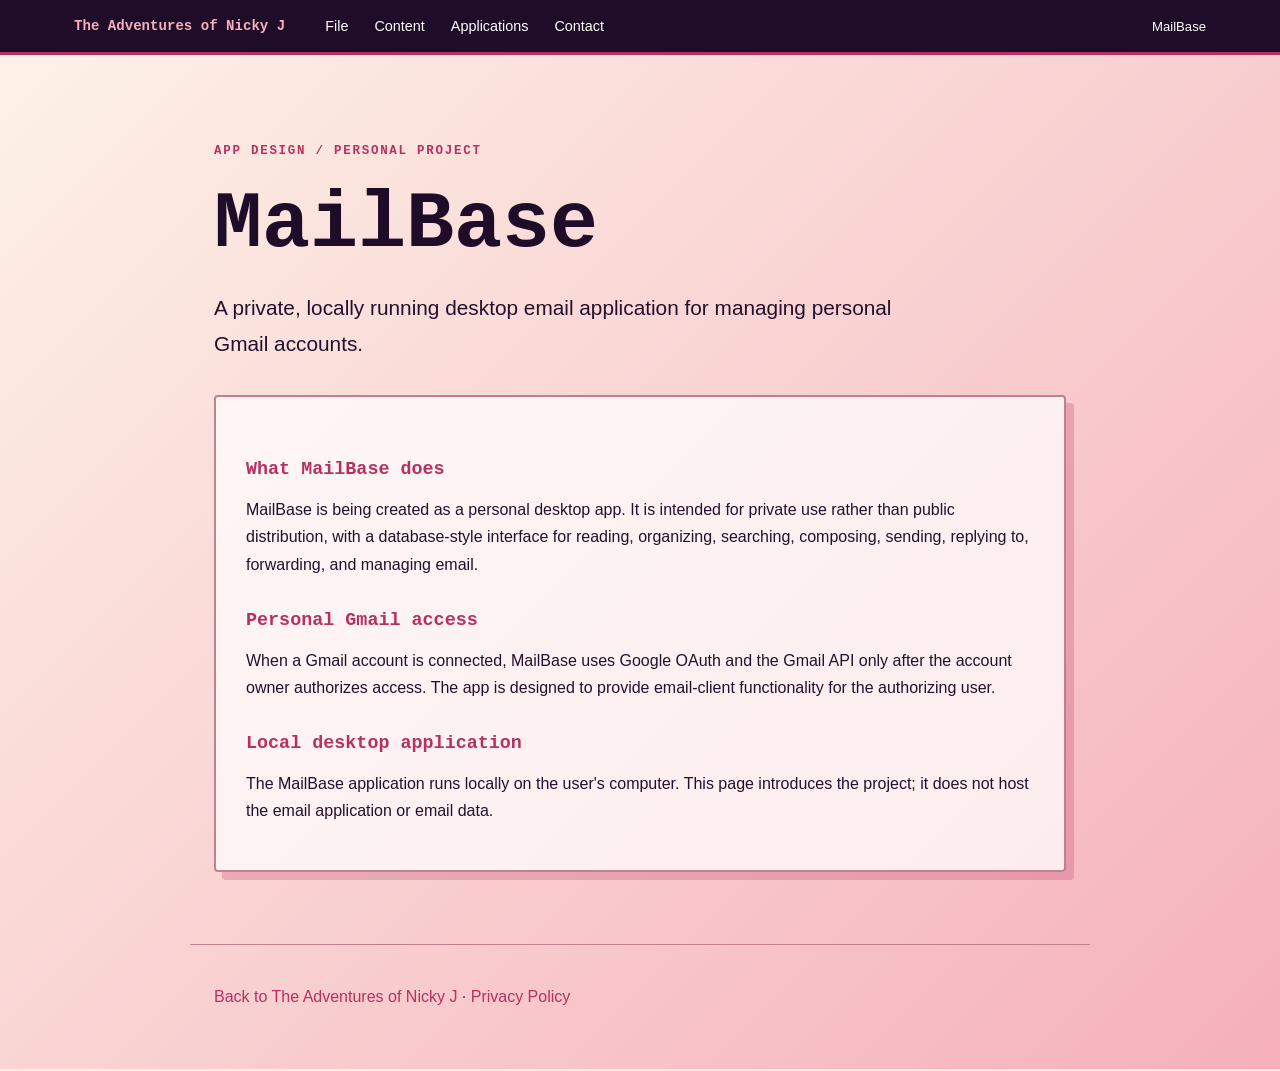
<file: mailbase-mini-site/index.html>
<!doctype html>
<html lang="en">
<head>
  <meta charset="utf-8">
  <meta name="viewport" content="width=device-width,initial-scale=1">
  <title>MailBase — Personal App</title>
  <link rel="stylesheet" href="style.css">
</head>
<body>
  <div class="page-shell">
    <header class="os-menubar">
      <nav class="os-nav" aria-label="Main navigation">
        <a class="brand" href="../index.html">The Adventures of Nicky J</a>
        <div class="menu-items">
          <details class="os-menu">
            <summary>File</summary>
            <div class="os-dropdown">
              <a href="../index.html">Back to main site</a>
              <a href="privacy.html">Privacy Policy</a>
            </div>
          </details>
          <details class="os-menu">
            <summary>Content</summary>
            <div class="os-dropdown">
              <a href="../index.html#galleries">Galleries</a>
            </div>
          </details>
          <details class="os-menu">
            <summary>Applications</summary>
            <div class="os-dropdown">
              <a href="index.html" aria-current="page">MailBase</a>
            </div>
          </details>
          <details class="os-menu">
            <summary>Contact</summary>
            <div class="os-dropdown">
              <a href="mailto:hello@adventuresofnickyj.com">Email</a>
            </div>
          </details>
        </div>
        <span class="page-status">MailBase</span>
      </nav>
    </header>

    <main>
      <p class="eyebrow">APP DESIGN / PERSONAL PROJECT</p>
      <h1>MailBase</h1>
      <p class="lead">A private, locally running desktop email application for managing personal Gmail accounts.</p>
      <div class="card">
        <h2>What MailBase does</h2>
        <p>MailBase is being created as a personal desktop app. It is intended for private use rather than public distribution, with a database-style interface for reading, organizing, searching, composing, sending, replying to, forwarding, and managing email.</p>
        <h2>Personal Gmail access</h2>
        <p>When a Gmail account is connected, MailBase uses Google OAuth and the Gmail API only after the account owner authorizes access. The app is designed to provide email-client functionality for the authorizing user.</p>
        <h2>Local desktop application</h2>
        <p>The MailBase application runs locally on the user's computer. This page introduces the project; it does not host the email application or email data.</p>
      </div>
    </main>

    <footer>
      <p><a href="../index.html">Back to The Adventures of Nicky J</a><span aria-hidden="true"> · </span><a href="privacy.html">Privacy Policy</a></p>
    </footer>
  </div>
</body>
</html>
</file>
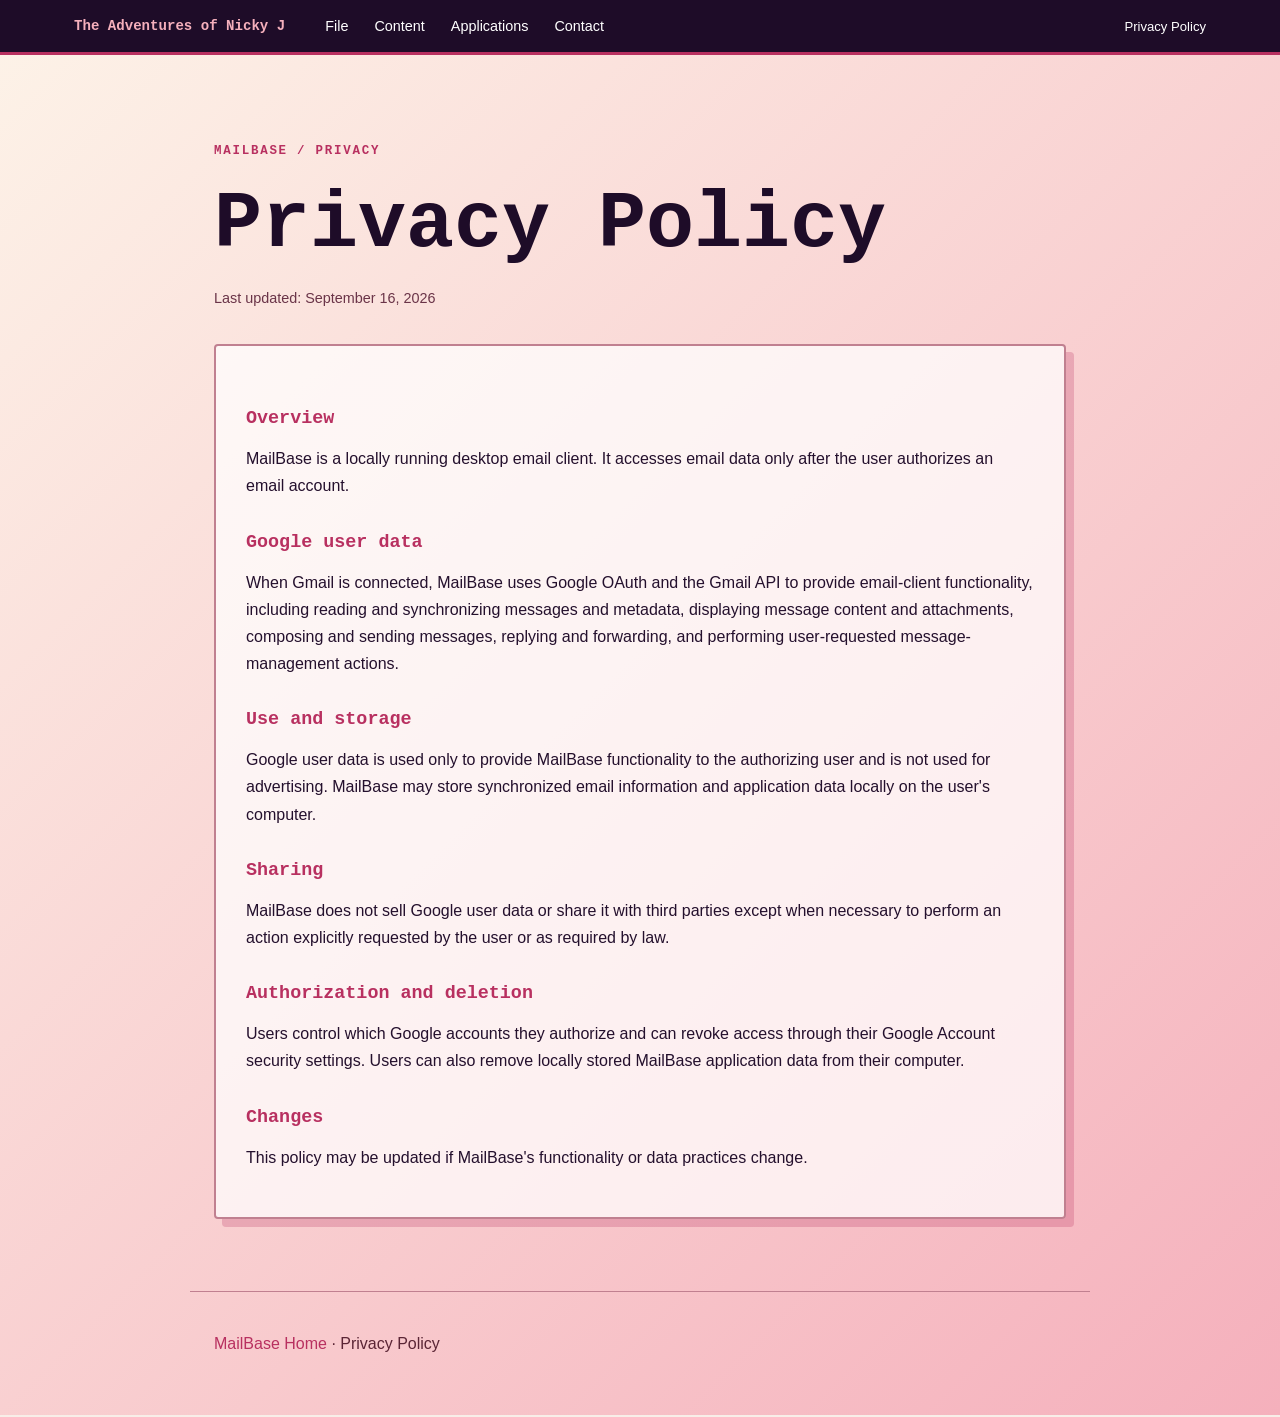
<file: mailbase-mini-site/privacy.html>
<!doctype html>
<html lang="en">
<head>
  <meta charset="utf-8">
  <meta name="viewport" content="width=device-width,initial-scale=1">
  <title>Privacy Policy — MailBase</title>
  <link rel="stylesheet" href="style.css">
</head>
<body>
  <div class="page-shell">
    <header class="os-menubar">
      <nav class="os-nav" aria-label="Main navigation">
        <a class="brand" href="../index.html">The Adventures of Nicky J</a>
        <div class="menu-items">
          <details class="os-menu">
            <summary>File</summary>
            <div class="os-dropdown">
              <a href="index.html">MailBase Home</a>
              <a href="privacy.html" aria-current="page">Privacy Policy</a>
            </div>
          </details>
          <details class="os-menu">
            <summary>Content</summary>
            <div class="os-dropdown">
              <a href="../index.html#galleries">Galleries</a>
            </div>
          </details>
          <details class="os-menu">
            <summary>Applications</summary>
            <div class="os-dropdown">
              <a href="index.html">MailBase</a>
            </div>
          </details>
          <details class="os-menu">
            <summary>Contact</summary>
            <div class="os-dropdown">
              <a href="mailto:hello@adventuresofnickyj.com">Email</a>
            </div>
          </details>
        </div>
        <span class="page-status">Privacy Policy</span>
      </nav>
    </header>

    <main>
      <p class="eyebrow">MAILBASE / PRIVACY</p>
      <h1>Privacy Policy</h1>
      <p class="policy-date">Last updated: September 16, 2026</p>
      <div class="card">
        <h2>Overview</h2>
        <p>MailBase is a locally running desktop email client. It accesses email data only after the user authorizes an email account.</p>
        <h2>Google user data</h2>
        <p>When Gmail is connected, MailBase uses Google OAuth and the Gmail API to provide email-client functionality, including reading and synchronizing messages and metadata, displaying message content and attachments, composing and sending messages, replying and forwarding, and performing user-requested message-management actions.</p>
        <h2>Use and storage</h2>
        <p>Google user data is used only to provide MailBase functionality to the authorizing user and is not used for advertising. MailBase may store synchronized email information and application data locally on the user's computer.</p>
        <h2>Sharing</h2>
        <p>MailBase does not sell Google user data or share it with third parties except when necessary to perform an action explicitly requested by the user or as required by law.</p>
        <h2>Authorization and deletion</h2>
        <p>Users control which Google accounts they authorize and can revoke access through their Google Account security settings. Users can also remove locally stored MailBase application data from their computer.</p>
        <h2>Changes</h2>
        <p>This policy may be updated if MailBase's functionality or data practices change.</p>
      </div>
    </main>

    <footer>
      <p><a href="index.html">MailBase Home</a><span aria-hidden="true"> · </span>Privacy Policy</p>
    </footer>
  </div>
</body>
</html>
</file>
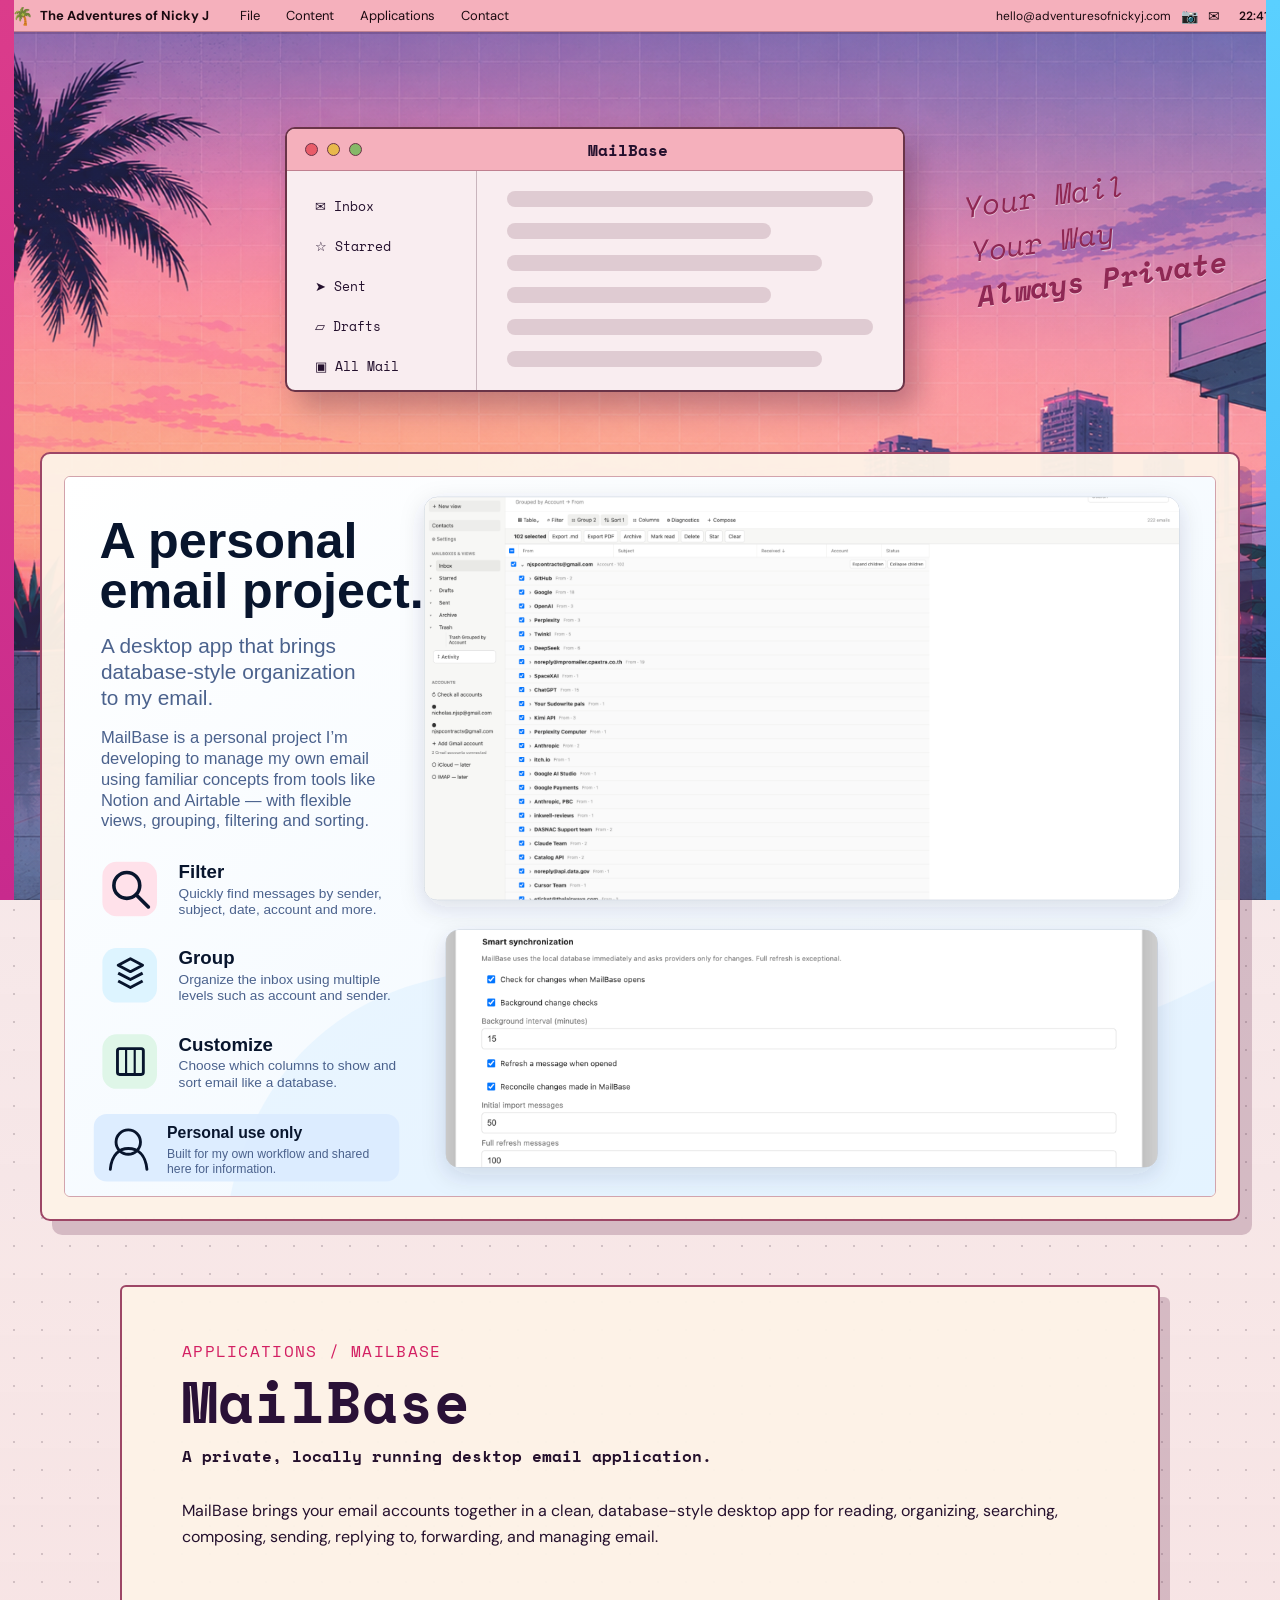
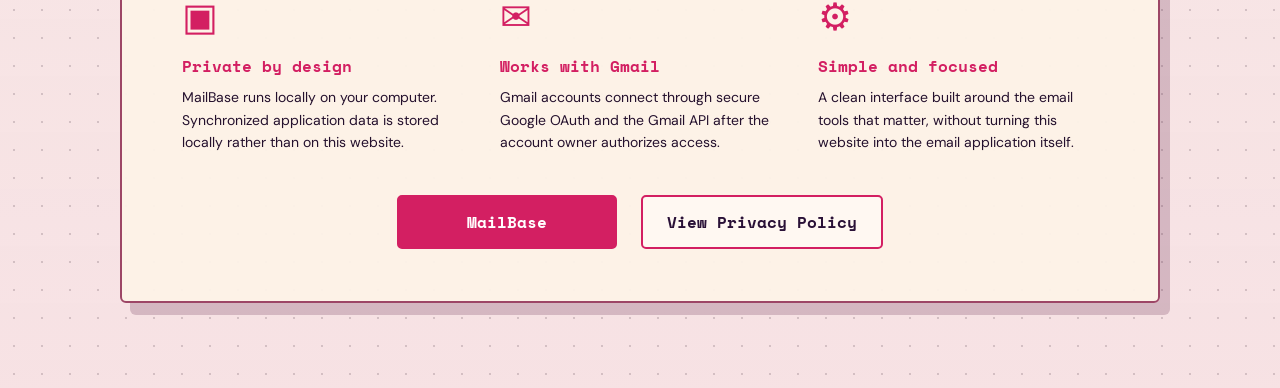
<file: pages/mailbase.html>
<!DOCTYPE html>
<html lang="en">
<head>
  <meta charset="UTF-8">
  <meta name="viewport" content="width=1600">
  <title>MailBase — The Adventures of Nicky J</title>
  <link rel="preconnect" href="https://fonts.googleapis.com">
  <link rel="preconnect" href="https://fonts.gstatic.com" crossorigin>
  <link href="https://fonts.googleapis.com/css2?family=Space+Mono:wght@400;700&family=DM+Sans:ital,wght@0,300;0,400;0,500;1,300&display=swap" rel="stylesheet">
  <link rel="stylesheet" href="../shared/menu.css">
  <link rel="stylesheet" href="../shared/mailbase-pages.css">
</head>
<body>
  <div class="viewport-rails" aria-hidden="true">
    <span class="viewport-rail viewport-rail-left"></span>
    <span class="viewport-rail viewport-rail-right"></span>
  </div>

  <div class="site-shell">
    <main class="mailbase-stage">
<div class="menubar" id="menubar">
  <a class="menubar-brand" href="../index.html">
    <span style="font-size:17px;">🌴</span>
    <span>The Adventures of Nicky J</span>
  </a>

  <div class="nav-menus">
    <div class="nav-menu" data-menu="file">
      <div class="nav-menu-trigger">File</div>
      <div class="nav-menu-dropdown">
        <div class="dropdown-item" data-href="../index.html" data-link-id="about">About</div>
        <div class="dropdown-item" data-href="../index.html#galleries" data-link-id="projects">Galleries</div>
        <div class="dropdown-item" data-href="privacy.html" data-link-id="privacy">Privacy Policy</div>
        <div class="dropdown-item inactive" data-link-id="shop">Shop</div>
      </div>
    </div>

    <div class="nav-menu" data-menu="content">
      <div class="nav-menu-trigger">Content</div>
      <div class="nav-menu-dropdown">
        <div class="dropdown-item" data-href="../index.html?gallery=street" data-gallery="street" data-link-id="street">Street</div>
        <div class="dropdown-item" data-href="../index.html?gallery=wedding" data-gallery="wedding" data-link-id="weddings">Weddings</div>
        <div class="dropdown-item" data-href="../index.html?gallery=portrait" data-gallery="portrait" data-link-id="portraits">Portraits</div>
        <div class="dropdown-item" data-href="../index.html?gallery=landscape" data-gallery="landscape" data-link-id="landscape">Landscape</div>
        <div class="dropdown-item" data-href="../index.html?gallery=liminal" data-gallery="liminal" data-link-id="liminal">Liminal Spaces</div>
        <div class="dropdown-item inactive" data-link-id="videos">Videos</div>
        <div class="dropdown-item inactive" data-link-id="graphic-design">Graphic Design</div>
        <div class="dropdown-item inactive" data-link-id="websites">Websites</div>
      </div>
    </div>

    <div class="nav-menu" data-menu="applications">
      <div class="nav-menu-trigger">Applications</div>
      <div class="nav-menu-dropdown">
        <div class="dropdown-item" data-href="mailbase.html" data-link-id="mailbase">MailBase</div>
      </div>
    </div>

    <div class="nav-menu" data-menu="contact">
      <div class="nav-menu-trigger">Contact</div>
      <div class="nav-menu-dropdown">
        <div class="dropdown-item" data-action="instagram" data-link-id="instagram">Instagram</div>
        <div class="dropdown-item" data-action="email" data-link-id="email">Email</div>
        <div class="dropdown-item inactive" data-link-id="blog">Blog</div>
      </div>
    </div>
  </div>

  <div class="menubar-right">
    <a href="mailto:hello@adventuresofnickyj.com">hello@adventuresofnickyj.com</a>
    <span style="font-size:14px;" title="Instagram">📷</span>
    <span style="font-size:14px;" title="Email">✉</span>
    <span class="menubar-time" id="clock">17:00</span>
  </div>
</div>


      <section class="mailbase-hero" aria-labelledby="mailbase-title">
        <div class="mail-window" aria-hidden="true">
          <div class="window-titlebar"><span class="traffic red"></span><span class="traffic yellow"></span><span class="traffic green"></span><strong>MailBase</strong></div>
          <div class="window-body"><aside><span>✉ Inbox</span><span>☆ Starred</span><span>➤ Sent</span><span>▱ Drafts</span><span>▣ All Mail</span></aside><div class="message-list"><i></i><i></i><i></i><i></i><i></i><i></i></div></div>
        </div>
        <div class="hero-note">Your Mail<br>Your Way<br><strong>Always Private</strong></div>
      </section>


      <section class="mockup-section" aria-label="MailBase application overview">
        <figure class="mockup-panel">
          <img
            class="mailbase-mockup-image"
            src="../images/ui/desktop/mailbase-mock-up.svg"
            alt="MailBase personal email application overview"
          >
        </figure>
      </section>

      <section class="content-card home-card">
        <p class="eyebrow">APPLICATIONS / MAILBASE</p>
        <h1 id="mailbase-title">MailBase</h1>
        <p class="lead">A private, locally running desktop email application.</p>
        <p>MailBase brings your email accounts together in a clean, database-style desktop app for reading, organizing, searching, composing, sending, replying to, forwarding, and managing email.</p>

        <div class="feature-grid">
          <div><div class="feature-icon">▣</div><h2>Private by design</h2><p>MailBase runs locally on your computer. Synchronized application data is stored locally rather than on this website.</p></div>
          <div><div class="feature-icon">✉</div><h2>Works with Gmail</h2><p>Gmail accounts connect through secure Google OAuth and the Gmail API after the account owner authorizes access.</p></div>
          <div><div class="feature-icon">⚙</div><h2>Simple and focused</h2><p>A clean interface built around the email tools that matter, without turning this website into the email application itself.</p></div>
        </div>

        <div class="button-row"><a class="primary-button" href="#mailbase-title">MailBase</a><a class="secondary-button" href="privacy.html">View Privacy Policy</a></div>
      </section>
    </main>
  </div>
  <script src="../shared/menu.js"></script>
</body>
</html>
</file>
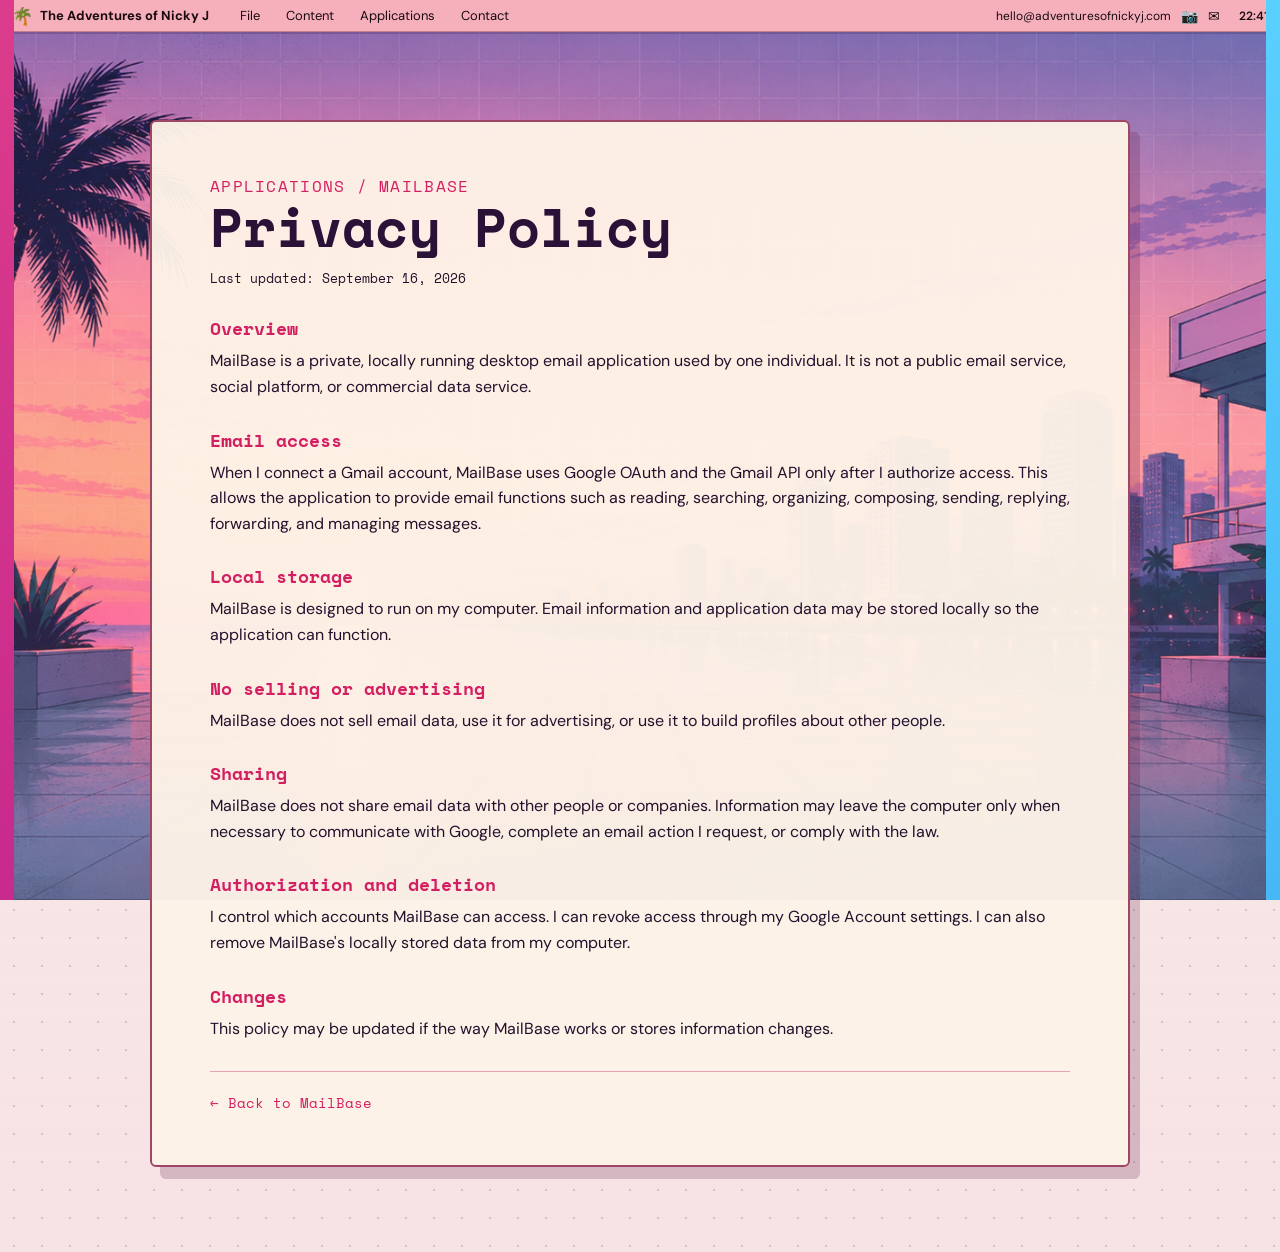
<file: pages/privacy.html>
<!DOCTYPE html>
<html lang="en">
<head>
  <meta charset="UTF-8">
  <meta name="viewport" content="width=1600">
  <title>Privacy Policy — MailBase</title>
  <link rel="preconnect" href="https://fonts.googleapis.com">
  <link rel="preconnect" href="https://fonts.gstatic.com" crossorigin>
  <link href="https://fonts.googleapis.com/css2?family=Space+Mono:wght@400;700&family=DM+Sans:ital,wght@0,300;0,400;0,500;1,300&display=swap" rel="stylesheet">
  <link rel="stylesheet" href="../shared/menu.css">
  <link rel="stylesheet" href="../shared/mailbase-pages.css">
</head>
<body>
  <div class="viewport-rails" aria-hidden="true"><span class="viewport-rail viewport-rail-left"></span><span class="viewport-rail viewport-rail-right"></span></div>
  <div class="site-shell">
    <main class="mailbase-stage privacy-stage">
<div class="menubar" id="menubar">
  <a class="menubar-brand" href="../index.html">
    <span style="font-size:17px;">🌴</span>
    <span>The Adventures of Nicky J</span>
  </a>

  <div class="nav-menus">
    <div class="nav-menu" data-menu="file">
      <div class="nav-menu-trigger">File</div>
      <div class="nav-menu-dropdown">
        <div class="dropdown-item" data-href="../index.html" data-link-id="about">About</div>
        <div class="dropdown-item" data-href="../index.html#galleries" data-link-id="projects">Galleries</div>
        <div class="dropdown-item" data-href="privacy.html" data-link-id="privacy">Privacy Policy</div>
        <div class="dropdown-item inactive" data-link-id="shop">Shop</div>
      </div>
    </div>

    <div class="nav-menu" data-menu="content">
      <div class="nav-menu-trigger">Content</div>
      <div class="nav-menu-dropdown">
        <div class="dropdown-item" data-href="../index.html?gallery=street" data-gallery="street" data-link-id="street">Street</div>
        <div class="dropdown-item" data-href="../index.html?gallery=wedding" data-gallery="wedding" data-link-id="weddings">Weddings</div>
        <div class="dropdown-item" data-href="../index.html?gallery=portrait" data-gallery="portrait" data-link-id="portraits">Portraits</div>
        <div class="dropdown-item" data-href="../index.html?gallery=landscape" data-gallery="landscape" data-link-id="landscape">Landscape</div>
        <div class="dropdown-item" data-href="../index.html?gallery=liminal" data-gallery="liminal" data-link-id="liminal">Liminal Spaces</div>
        <div class="dropdown-item inactive" data-link-id="videos">Videos</div>
        <div class="dropdown-item inactive" data-link-id="graphic-design">Graphic Design</div>
        <div class="dropdown-item inactive" data-link-id="websites">Websites</div>
      </div>
    </div>

    <div class="nav-menu" data-menu="applications">
      <div class="nav-menu-trigger">Applications</div>
      <div class="nav-menu-dropdown">
        <div class="dropdown-item" data-href="mailbase.html" data-link-id="mailbase">MailBase</div>
      </div>
    </div>

    <div class="nav-menu" data-menu="contact">
      <div class="nav-menu-trigger">Contact</div>
      <div class="nav-menu-dropdown">
        <div class="dropdown-item" data-action="instagram" data-link-id="instagram">Instagram</div>
        <div class="dropdown-item" data-action="email" data-link-id="email">Email</div>
        <div class="dropdown-item inactive" data-link-id="blog">Blog</div>
      </div>
    </div>
  </div>

  <div class="menubar-right">
    <a href="mailto:hello@adventuresofnickyj.com">hello@adventuresofnickyj.com</a>
    <span style="font-size:14px;" title="Instagram">📷</span>
    <span style="font-size:14px;" title="Email">✉</span>
    <span class="menubar-time" id="clock">17:00</span>
  </div>
</div>


      <section class="content-card privacy-card">
        <p class="eyebrow">APPLICATIONS / MAILBASE</p>
        <h1>Privacy Policy</h1>
        <p class="policy-date">Last updated: September 16, 2026</p>

        <h2>Overview</h2>
        <p>MailBase is a private, locally running desktop email application used by one individual. It is not a public email service, social platform, or commercial data service.</p>

        <h2>Email access</h2>
        <p>When I connect a Gmail account, MailBase uses Google OAuth and the Gmail API only after I authorize access. This allows the application to provide email functions such as reading, searching, organizing, composing, sending, replying, forwarding, and managing messages.</p>

        <h2>Local storage</h2>
        <p>MailBase is designed to run on my computer. Email information and application data may be stored locally so the application can function.</p>

        <h2>No selling or advertising</h2>
        <p>MailBase does not sell email data, use it for advertising, or use it to build profiles about other people.</p>

        <h2>Sharing</h2>
        <p>MailBase does not share email data with other people or companies. Information may leave the computer only when necessary to communicate with Google, complete an email action I request, or comply with the law.</p>

        <h2>Authorization and deletion</h2>
        <p>I control which accounts MailBase can access. I can revoke access through my Google Account settings. I can also remove MailBase's locally stored data from my computer.</p>

        <h2>Changes</h2>
        <p>This policy may be updated if the way MailBase works or stores information changes.</p>

        <div class="privacy-footer"><a href="mailbase.html">← Back to MailBase</a></div>
      </section>
    </main>
  </div>
  <script src="../shared/menu.js"></script>
</body>
</html>
</file>
<file: mailbase-mini-site/style.css>
*{box-sizing:border-box}
:root{--ink:#24102d;--plum:#1e0c28;--pink:#f5b0bc;--hot-pink:#b83060;--cream:#fdf3e8;--line:#c08090}
body{margin:0;color:var(--ink);background:#f8eee8;font-family:"DM Sans",-apple-system,BlinkMacSystemFont,"Segoe UI",sans-serif}
.page-shell{min-height:100vh;max-width:1600px;margin:0 auto;background:linear-gradient(135deg,#fdf3e8 0%,#f5b0bc 100%);box-shadow:0 0 30px rgba(30,12,40,.16)}
.os-menubar{background:var(--plum);border-bottom:3px solid var(--hot-pink);color:#fff}
.os-nav{max-width:1180px;margin:0 auto;padding:0 24px;height:52px;display:flex;align-items:center;gap:28px}
.brand{font-family:"Space Mono",monospace;font-size:.88rem;font-weight:700;color:var(--pink);text-decoration:none;white-space:nowrap}
.menu-items{display:flex;align-items:stretch;gap:2px;height:100%}
.os-menu{position:relative;height:100%}
.os-menu summary{height:100%;padding:0 12px;display:flex;align-items:center;list-style:none;color:#fff;font-size:.9rem;cursor:pointer;user-select:none}
.os-menu summary::-webkit-details-marker{display:none}
.os-menu[open] summary,.os-menu summary:hover{background:rgba(245,176,188,.18)}
.os-dropdown{position:absolute;top:49px;left:0;min-width:190px;padding:5px 0;background:var(--pink);border:1px solid var(--line);box-shadow:4px 4px 0 rgba(30,12,40,.28);z-index:10}
.os-dropdown a{display:block;margin:0;padding:9px 16px;color:var(--ink);font-size:.86rem;font-weight:500;text-decoration:none;white-space:nowrap}
.os-dropdown a:hover{background:var(--hot-pink);color:#fff}
.top-level-link{height:100%;padding:0 12px;display:flex;align-items:center;color:#fff;text-decoration:none;font-size:.9rem;white-space:nowrap}
.top-level-link:hover{background:rgba(245,176,188,.18);text-decoration:none}
.page-status{margin-left:auto;color:#fff;font-size:.82rem;white-space:nowrap}
main,footer{max-width:900px;margin:0 auto;padding-left:24px;padding-right:24px}
main{padding-top:74px;padding-bottom:72px}
.eyebrow{color:var(--hot-pink);font-family:"Space Mono",monospace;font-size:.78rem;letter-spacing:.14em;font-weight:700}
h1{margin:.2em 0;font-family:"Space Mono",monospace;font-size:clamp(2.5rem,7vw,5rem);color:var(--plum)}
h2{margin-top:32px;color:var(--hot-pink);font-family:"Space Mono",monospace;font-size:1.15rem}
p{line-height:1.7}.lead{font-size:1.3rem;max-width:680px}.policy-date{color:#6a3448;font-size:.9rem}
.card{background:rgba(255,255,255,.72);border:2px solid var(--line);border-radius:4px;padding:30px;margin-top:34px;box-shadow:8px 8px 0 rgba(184,48,96,.25)}
footer{border-top:1px solid var(--line);color:#5a2535;padding-top:22px;padding-bottom:42px}footer a{color:var(--hot-pink);text-decoration:none;font-weight:500}footer a:hover{text-decoration:underline}
@media (max-width:640px){.os-nav{height:auto;min-height:52px;padding-top:12px;padding-bottom:12px;align-items:flex-start;flex-wrap:wrap;gap:8px 16px}.menu-items{height:38px;order:3;width:100%}.os-menu summary,.top-level-link{padding:0 8px}.page-status{margin-left:auto}.os-dropdown{top:35px}main{padding-top:48px}.card{padding:22px}}
</file>
<file: shared/menu.css>
.menubar {
  position: relative;
  width: 100%;
  min-height: 32px;
  background: #F5B0BC;
  border-bottom: 1px solid #c08090;
  display: flex;
  align-items: center;
  padding: 0 12px;
  z-index: 500;
  user-select: none;
  -webkit-user-select: none;
}

.menubar-brand {
  display: flex;
  align-items: center;
  gap: 7px;
  font-size: 13px;
  font-weight: 700;
  color: #1a0a10;
  margin-right: 18px;
  white-space: nowrap;
  text-decoration: none;
}

.nav-menus {
  display: flex;
}

.nav-menu {
  position: relative;
}

.nav-menu-trigger {
  padding: 0 13px;
  height: 32px;
  display: flex;
  align-items: center;
  font-size: 13px;
  color: #1a0a10;
  cursor: pointer;
  border-radius: 3px;
}

.nav-menu-trigger:hover,
.nav-menu.open .nav-menu-trigger {
  background: rgba(0, 0, 0, 0.13);
}

.nav-menu-dropdown {
  display: none;
  position: absolute;
  top: 32px;
  left: 0;
  background: #F5B0BC;
  border: 1px solid #c08090;
  min-width: 170px;
  z-index: 600;
  box-shadow: 3px 3px 0 rgba(0, 0, 0, 0.25);
}

.nav-menu.open .nav-menu-dropdown {
  display: block;
}

.dropdown-item {
  padding: 7px 20px;
  font-size: 13px;
  color: #1a0a10;
  cursor: pointer;
  white-space: nowrap;
}

.dropdown-item:hover {
  background: #b83060;
  color: #fff;
}

.dropdown-item.inactive {
  color: #bbb;
  cursor: default;
}

.dropdown-item.inactive:hover {
  background: none;
  color: #bbb;
}

.menubar-right {
  margin-left: auto;
  display: flex;
  align-items: center;
  gap: 10px;
  font-size: 12px;
  color: #1a0a10;
}

.menubar-right a {
  color: #1a0a10;
  text-decoration: none;
  font-size: 12px;
}

.menubar-right a:hover {
  text-decoration: underline;
}

.menubar-time {
  font-weight: 600;
  font-size: 12px;
  min-width: 38px;
  text-align: right;
}

/* Homepage placement for the shared menu */
#stage > #shared-menu {
  position: absolute;
  top: 0;
  left: 0;
  right: 0;
  z-index: 500;
}

#stage > #shared-menu .menubar {
  position: relative;
  width: 100%;
}
</file>
<file: shared/mailbase-pages.css>
*,*::before,*::after{box-sizing:border-box}html,body{margin:0;min-height:100%;font-family:'DM Sans',sans-serif;color:#24102d}body{background:#000;overflow-x:hidden}.site-shell{width:1600px;min-height:100vh;margin:0 auto;position:relative}.viewport-rails{position:fixed;inset:0;pointer-events:none;z-index:1200}.viewport-rail{position:absolute;top:0;bottom:0;width:14px}.viewport-rail-left{left:0;background:linear-gradient(180deg,#db3c8b,#c82a8d)}.viewport-rail-right{right:0;background:linear-gradient(180deg,#5ad0ff,#46b8f6)}
.mailbase-stage{position:relative;width:1600px;min-height:1180px;padding-top:0;padding-bottom:85px;background:linear-gradient(rgba(246,158,175,.10),rgba(246,158,175,.24)),url('../images/backgrounds/desktop-miami.png') center top/cover fixed no-repeat}.menubar{position:sticky;top:0;left:0;right:0;height:32px;background:#F5B0BC;border-bottom:1px solid #c08090;display:flex;align-items:center;padding:0 12px;z-index:500;user-select:none;box-shadow:0 2px 0 rgba(43,13,39,.18)}.menubar-brand{display:flex;align-items:center;gap:7px;font-size:13px;font-weight:700;color:#1a0a10;text-decoration:none;margin-right:18px;white-space:nowrap}.nav-menus{display:flex}.nav-menu{position:relative}.nav-menu-trigger{padding:0 13px;height:32px;display:flex;align-items:center;font-size:13px;color:#1a0a10;cursor:pointer;border-radius:3px}.nav-menu-trigger:hover,.nav-menu.open .nav-menu-trigger{background:rgba(0,0,0,.13)}.nav-menu-dropdown{display:none;position:absolute;top:32px;left:0;background:#F5B0BC;border:1px solid #c08090;min-width:170px;z-index:600;box-shadow:3px 3px 0 rgba(0,0,0,.25)}.nav-menu.open .nav-menu-dropdown{display:block}.dropdown-item{padding:7px 20px;font-size:13px;color:#1a0a10;cursor:pointer;white-space:nowrap}.dropdown-item:hover{background:#b83060;color:#fff}.menubar-right{margin-left:auto;display:flex;align-items:center;gap:10px;font-size:12px;color:#1a0a10}.menubar-right a{color:#1a0a10;text-decoration:none}.menubar-time{font-weight:600;min-width:38px;text-align:right}
.mailbase-hero{height:420px;position:relative}.mail-window{position:absolute;left:285px;top:95px;width:620px;height:265px;background:#f9edf0;border:2px solid #6a3448;border-radius:10px;box-shadow:12px 16px 28px rgba(43,13,39,.28);overflow:hidden}.window-titlebar{height:42px;background:#f5b0bc;border-bottom:1px solid #c08090;display:flex;align-items:center;gap:9px;padding:0 18px;font-family:'Space Mono',monospace}.window-titlebar strong{margin-left:auto;margin-right:auto}.traffic{width:13px;height:13px;border-radius:50%;border:1px solid #6a3448}.red{background:#e95c69}.yellow{background:#e8b84c}.green{background:#86b868}.window-body{height:223px;display:grid;grid-template-columns:190px 1fr}.window-body aside{border-right:1px solid #c9b5bd;padding:25px 28px;display:flex;flex-direction:column;gap:20px;font-family:'Space Mono',monospace;font-size:13px}.message-list{padding:20px 30px}.message-list i{display:block;height:16px;border-radius:8px;background:rgba(106,52,72,.18);margin-bottom:16px}.message-list i:nth-child(2n){width:72%}.message-list i:nth-child(3n){width:86%}.hero-note{position:absolute;left:970px;top:135px;font-family:'Space Mono',monospace;font-size:29px;font-style:italic;line-height:1.55;color:#8f2854;transform:rotate(-8deg);text-shadow:0 1px rgba(255,255,255,.5)}
.content-card{width:1040px;margin:0 auto;background:rgba(253,243,232,.96);border:2px solid #9d4666;border-radius:6px;padding:52px 60px;box-shadow:10px 12px 0 rgba(93,28,68,.22)}.eyebrow{margin:0 0 8px;color:#d31f62;font-family:'Space Mono',monospace;font-size:14px;letter-spacing:.08em}.content-card h1{font-family:'Space Mono',monospace;font-size:58px;line-height:1;margin:0 0 14px;color:#2a1137}.lead{font-family:'Space Mono',monospace;font-size:19px;font-weight:700;margin:0 0 28px}.content-card p{font-size:16px;line-height:1.6}.feature-grid{display:grid;grid-template-columns:repeat(3,1fr);gap:38px;margin-top:38px}.feature-icon{font-family:'Space Mono',monospace;font-size:38px;color:#d31f62;margin-bottom:10px}.feature-grid h2,.privacy-card h2{font-family:'Space Mono',monospace;color:#d31f62}.feature-grid h2{font-size:16px;margin:0 0 8px}.feature-grid p{font-size:14px;margin:0}.button-row{display:flex;justify-content:center;gap:24px;margin-top:42px}.button-row a{min-width:220px;padding:13px 24px;border-radius:5px;text-align:center;text-decoration:none;font-family:'Space Mono',monospace;font-weight:700}.primary-button{background:#d31f62;color:#fff;border:2px solid #d31f62}.secondary-button{background:#fff8f2;color:#2a1137;border:2px solid #d31f62}
.privacy-stage{min-height:1120px;padding-top:0}.privacy-card{width:980px;margin:88px auto 0;padding:52px 58px}.privacy-card h1{font-size:54px}.policy-date{font-family:'Space Mono',monospace;font-size:13px!important;margin-bottom:34px}.privacy-card h2{font-size:18px;margin:27px 0 7px}.privacy-card p{margin:0}.privacy-footer{margin-top:30px;padding-top:20px;border-top:1px solid #e7a2b6}.privacy-footer a{color:#d31f62;font-family:'Space Mono',monospace;text-decoration:none;font-size:14px}
@media(max-width:1600px){.site-shell,.mailbase-stage{width:100vw}.content-card{max-width:calc(100vw - 120px)}}


.mockup-section {
  width: 100%;
  padding: 0 40px 64px;
}

.mockup-panel {
  width: min(1400px, 100%);
  margin: 0 auto;
  padding: 22px;
  background: rgba(253, 243, 232, .96);
  border: 2px solid #9d4666;
  border-radius: 10px;
  box-shadow: 12px 14px 0 rgba(93, 28, 68, .22);
}

.mailbase-mockup-image {
  display: block;
  width: 100%;
  height: auto;
  border: 1px solid rgba(157, 70, 102, .45);
  border-radius: 6px;
}

@media (max-width: 720px) {
  .mockup-section {
    padding: 0 18px 42px;
  }

  .mockup-panel {
    padding: 10px;
    border-radius: 6px;
  }
}

/* Shared desktop page frame: the pattern stays outside the centered column,
   while the colored rails sit directly beside that column. */
:root {
  --site-column-width: min(1600px, 100vw);
  --viewport-rail-width: 14px;
}

html,
body {
  background-color: #f7f7f4;
  background-image: radial-gradient(#c9c9c9 1px, transparent 1px);
  background-size: 28px 28px;
}

.viewport-rail {
  width: var(--viewport-rail-width);
}

.viewport-rail-left {
  left: max(0px, calc(50% - (var(--site-column-width) / 2) - var(--viewport-rail-width)));
}

.viewport-rail-right {
  right: max(0px, calc(50% - (var(--site-column-width) / 2) - var(--viewport-rail-width)));
}
</file>
